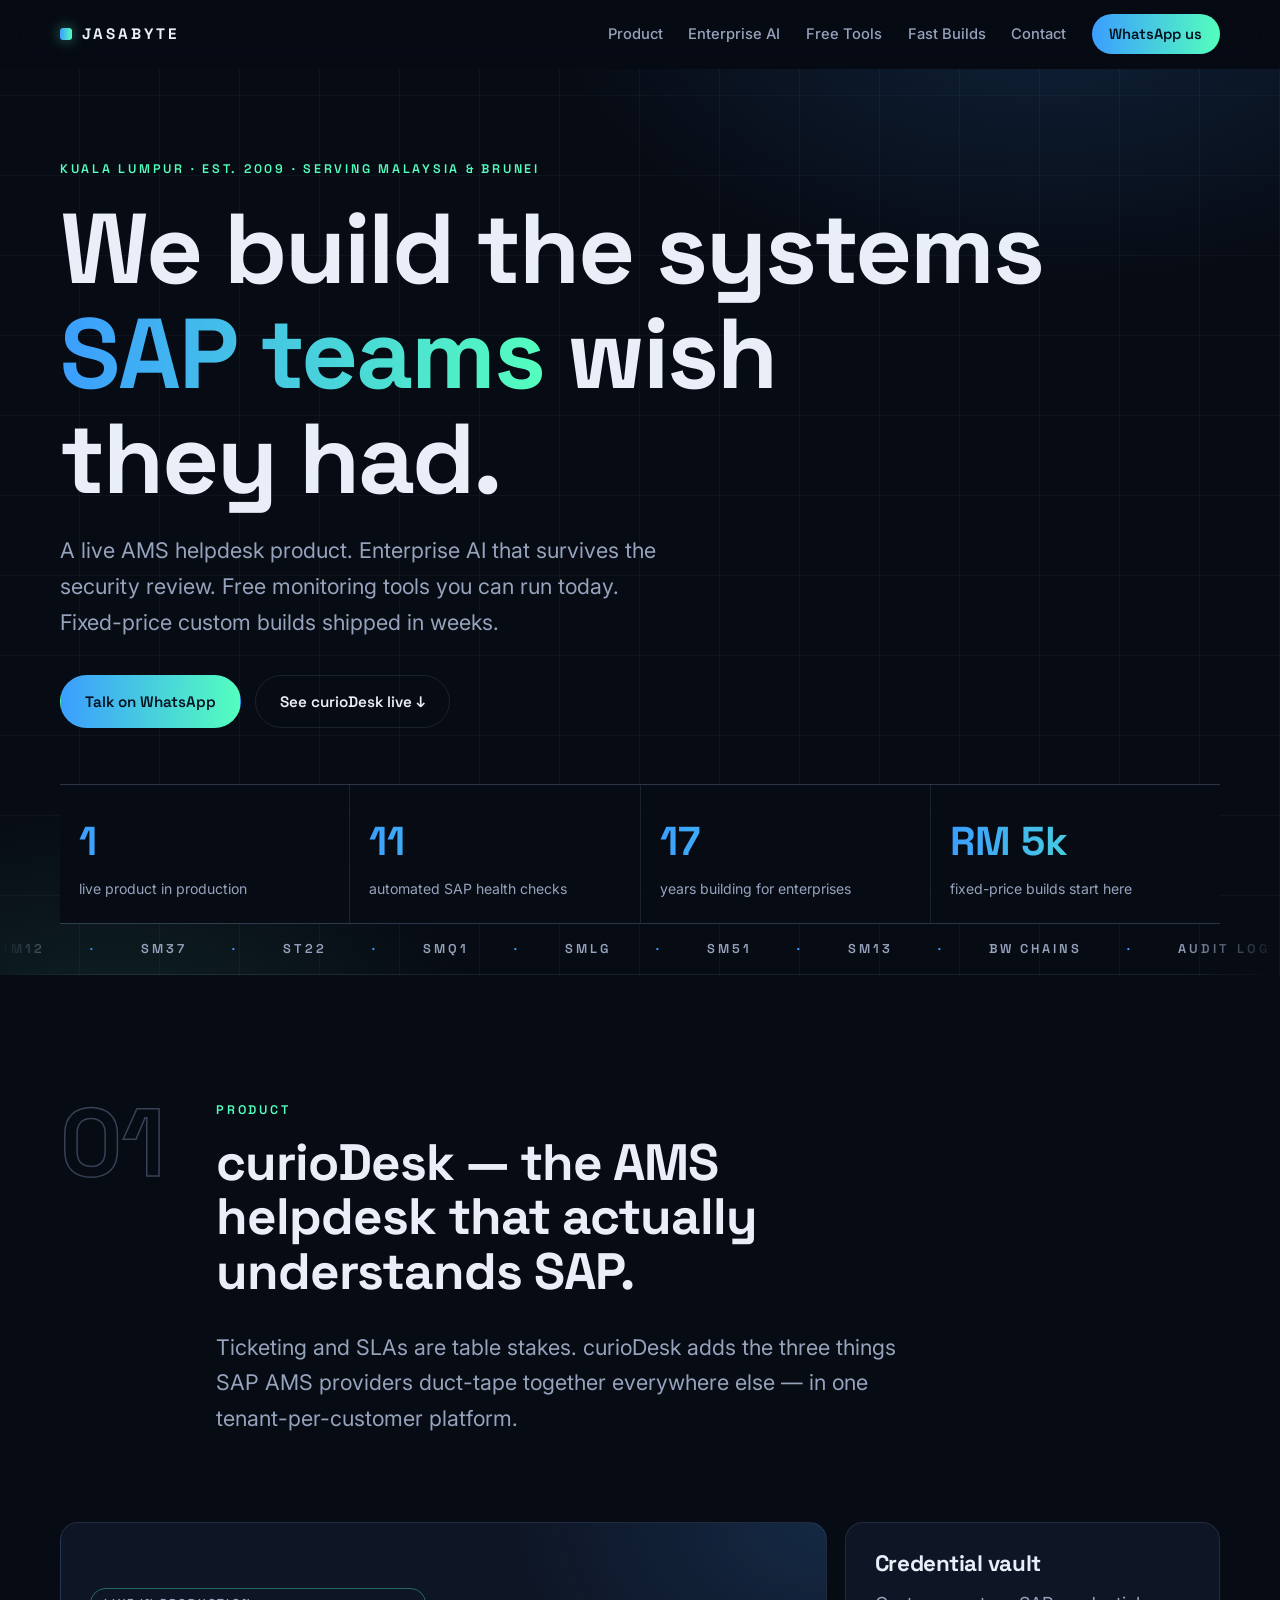
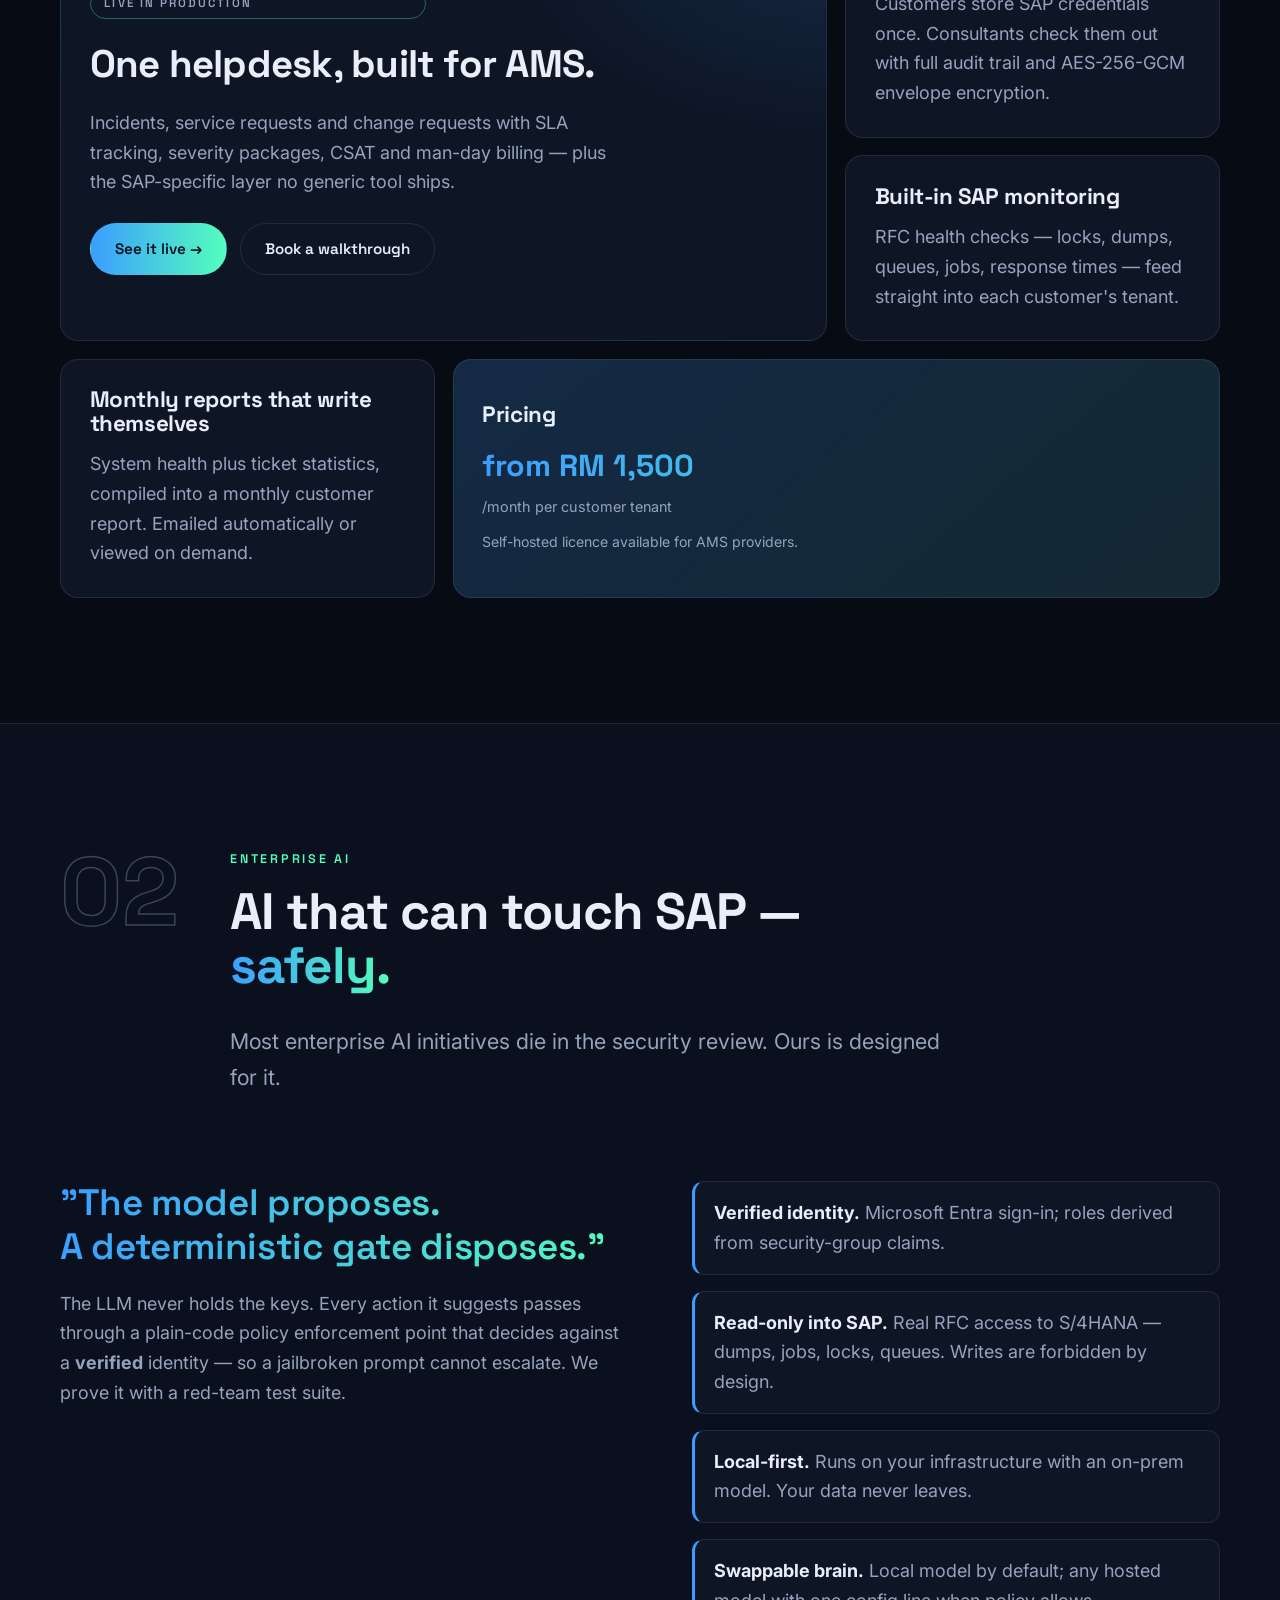
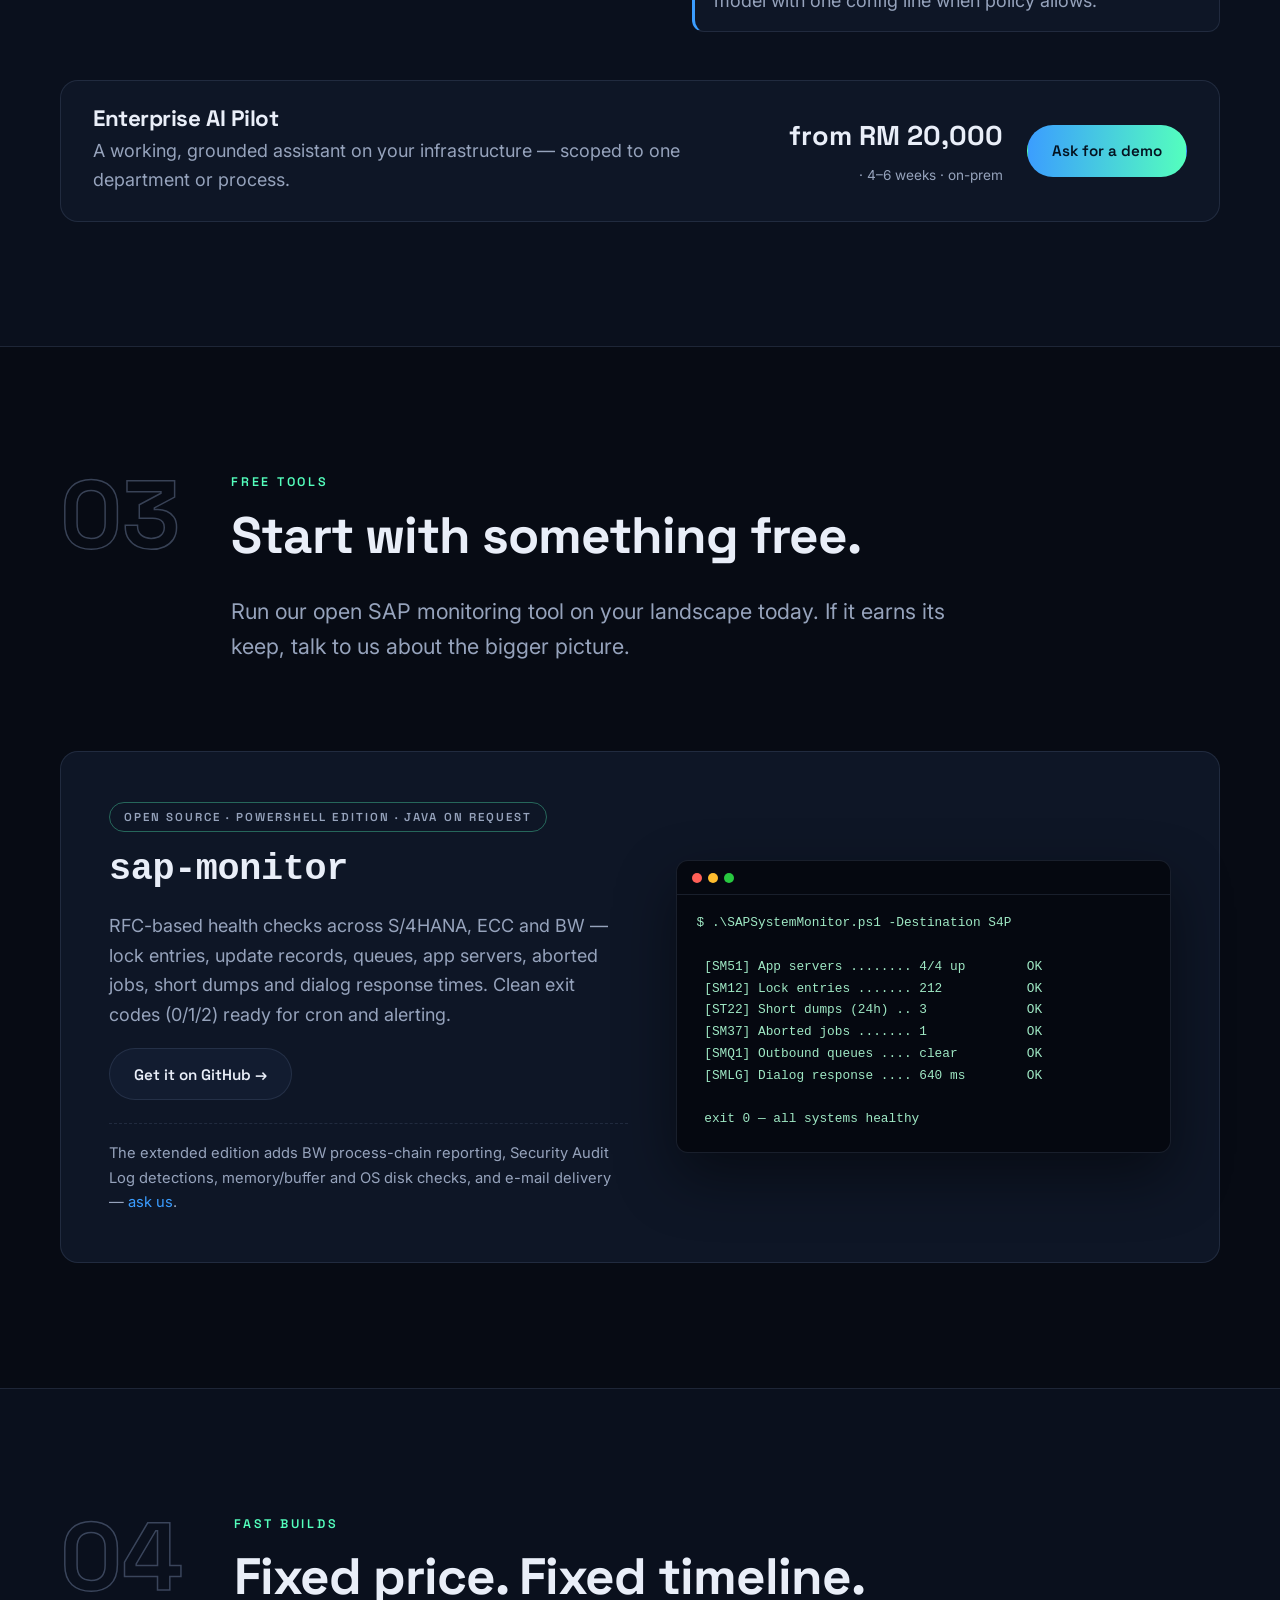
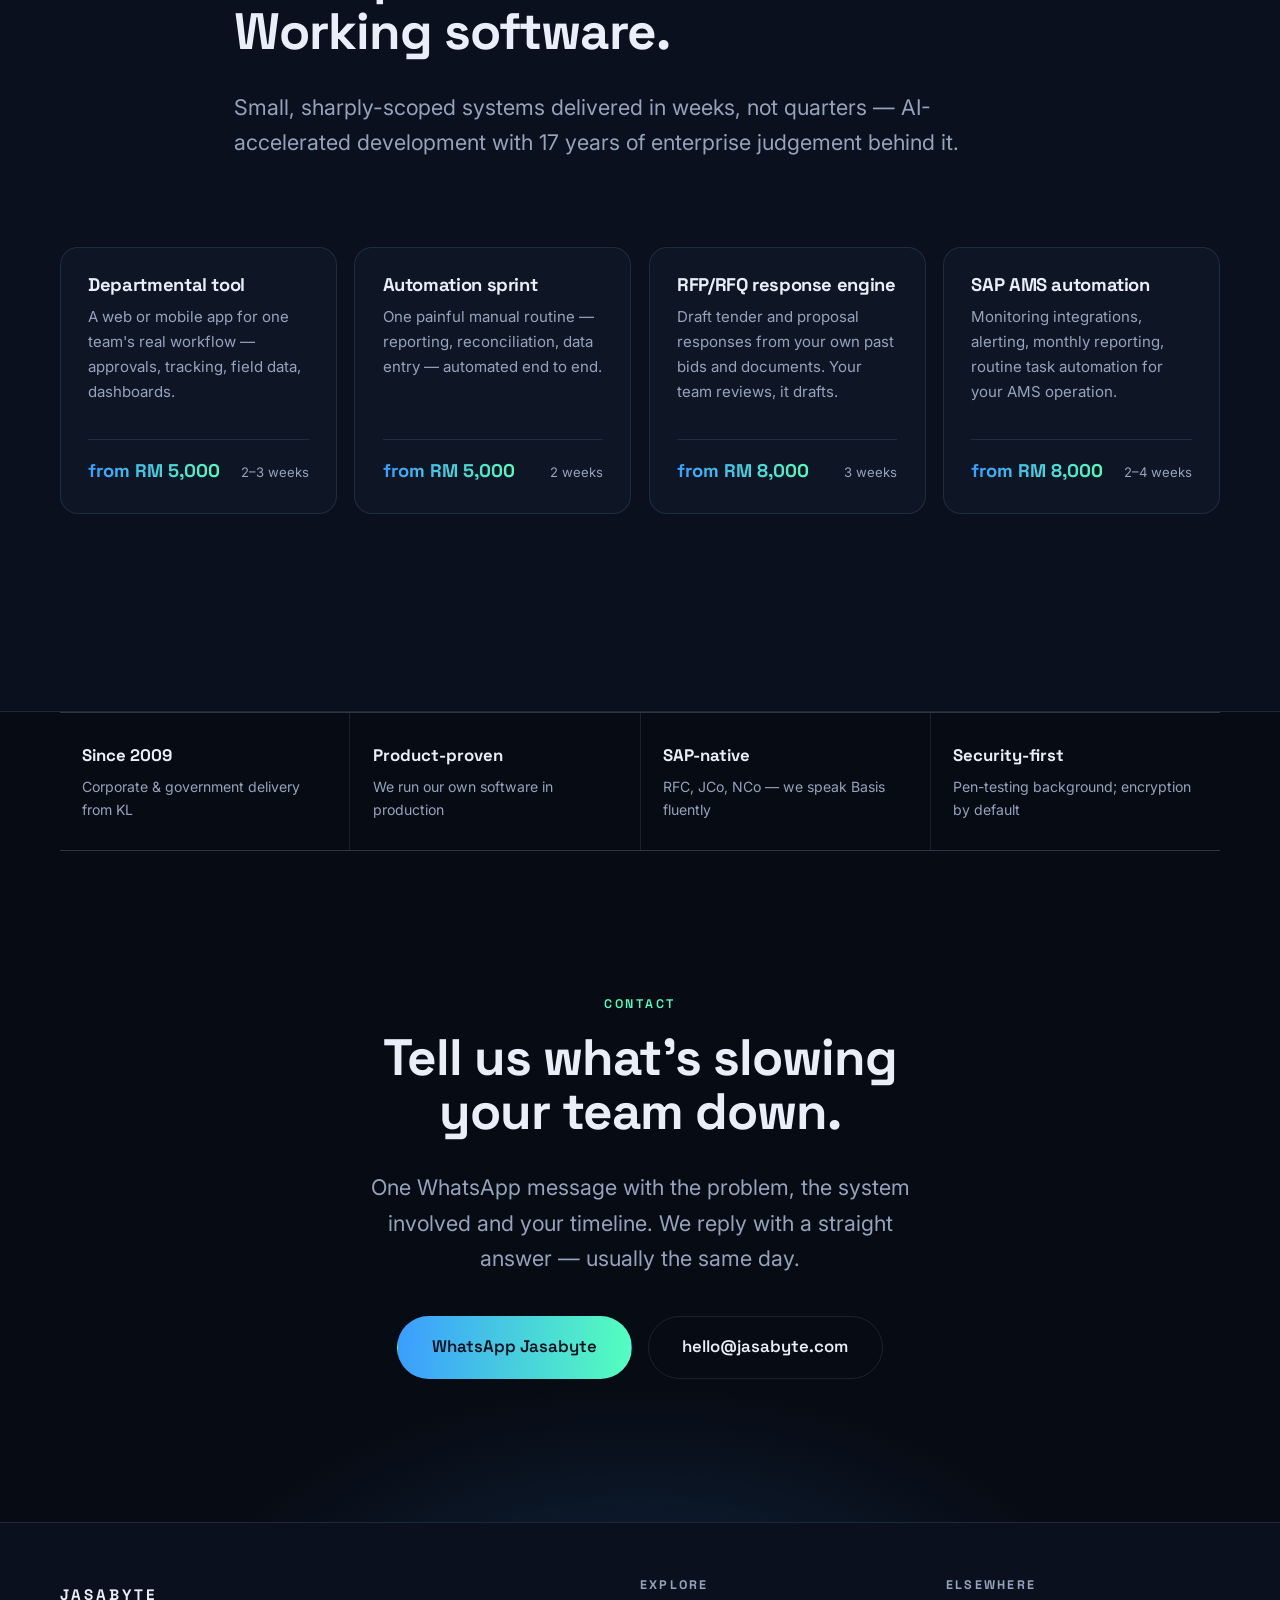
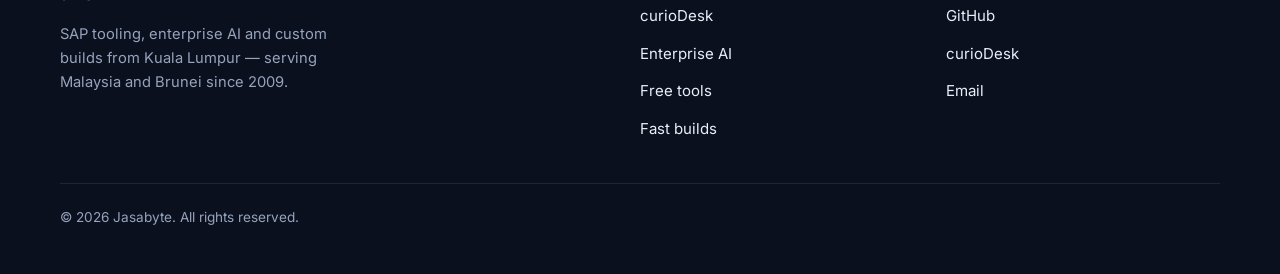
<file: index.html>
<!DOCTYPE html>
<html lang="en">
<head>
  <meta charset="UTF-8">
  <meta name="viewport" content="width=device-width, initial-scale=1.0">
  <title>Jasabyte — SAP tooling, enterprise AI and fast custom builds</title>
  <meta name="description" content="Jasabyte builds the systems SAP teams wish they had: curioDesk AMS helpdesk, safe enterprise AI, free SAP monitoring tools and fixed-price custom builds. Kuala Lumpur, since 2009.">
  <meta name="keywords" content="Jasabyte, curioDesk, SAP AMS, SAP monitoring, enterprise AI, custom software, Kuala Lumpur, Malaysia, Brunei">
  <meta name="theme-color" content="#070b14">
  <link rel="icon" href="data:image/svg+xml,%3Csvg xmlns='http://www.w3.org/2000/svg' viewBox='0 0 64 64'%3E%3Crect width='64' height='64' rx='14' fill='%23070b14'/%3E%3Cg fill='%233b9dff'%3E%3Ccircle cx='14' cy='16' r='3'/%3E%3Ccircle cx='22' cy='16' r='3'/%3E%3Ccircle cx='30' cy='16' r='3'/%3E%3Ccircle cx='14' cy='24' r='3'/%3E%3Ccircle cx='22' cy='24' r='3'/%3E%3Ccircle cx='30' cy='24' r='3'/%3E%3Ccircle cx='14' cy='32' r='3'/%3E%3Ccircle cx='22' cy='32' r='3'/%3E%3Ccircle cx='30' cy='32' r='3'/%3E%3C/g%3E%3Cg fill='%2354ffbd'%3E%3Ccircle cx='38' cy='16' r='3'/%3E%3Ccircle cx='46' cy='16' r='3'/%3E%3Ccircle cx='54' cy='16' r='3'/%3E%3Ccircle cx='38' cy='24' r='3'/%3E%3Ccircle cx='46' cy='24' r='3'/%3E%3Ccircle cx='54' cy='24' r='3'/%3E%3C/g%3E%3C/svg%3E">
  <link rel="preconnect" href="https://fonts.googleapis.com">
  <link rel="preconnect" href="https://fonts.gstatic.com" crossorigin>
  <link href="https://fonts.googleapis.com/css2?family=Space+Grotesk:wght@500;600;700&family=Inter:wght@400;500;600&display=swap" rel="stylesheet">
  <link rel="stylesheet" href="./styles.css">
</head>
<body>
  <a class="skip-link" href="#main">Skip to content</a>

  <header class="site-header" data-header>
    <nav class="nav container" aria-label="Main navigation">
      <a class="brand" href="#top" aria-label="Jasabyte home">
        <span class="brand-mark" aria-hidden="true"></span>
        <span class="brand-name">JASABYTE</span>
      </a>

      <button class="menu-toggle" type="button" aria-expanded="false" aria-controls="primary-menu" data-menu-toggle>
        <span></span><span></span>
        <span class="sr-only">Toggle navigation</span>
      </button>

      <div class="nav-menu" id="primary-menu" data-menu>
        <a href="#product">Product</a>
        <a href="#ai">Enterprise AI</a>
        <a href="#tools">Free Tools</a>
        <a href="#builds">Fast Builds</a>
        <a href="#contact">Contact</a>
        <a class="nav-cta" href="https://wa.me/60133609999?text=Hi%20Jasabyte%2C%20I%27d%20like%20to%20talk%20about%20a%20project."
           data-whatsapp rel="noreferrer">WhatsApp us</a>
      </div>
    </nav>
  </header>

  <main id="main">

    <!-- ============ HERO ============ -->
    <section class="hero" id="top" aria-labelledby="hero-heading">
      <div class="hero-bg" aria-hidden="true"></div>
      <div class="container hero-inner">
        <p class="eyebrow reveal">Kuala Lumpur · Est. 2009 · Serving Malaysia &amp; Brunei</p>
        <h1 id="hero-heading" class="reveal">
          We build the systems<br>
          <em>SAP teams</em> wish<br>
          they had.
        </h1>
        <p class="hero-lede reveal">
          A live AMS helpdesk product. Enterprise AI that survives the security review.
          Free monitoring tools you can run today. Fixed-price custom builds shipped in weeks.
        </p>
        <div class="hero-actions reveal">
          <a class="button button-primary" href="https://wa.me/60133609999?text=Hi%20Jasabyte%2C%20I%27d%20like%20to%20talk%20about%20a%20project."
             data-whatsapp rel="noreferrer">Talk on WhatsApp</a>
          <a class="button button-ghost" href="#product">See curioDesk live ↓</a>
        </div>

        <dl class="hero-stats reveal">
          <div><dt>1</dt><dd>live product in production</dd></div>
          <div><dt>11</dt><dd>automated SAP health checks</dd></div>
          <div><dt>17</dt><dd>years building for enterprises</dd></div>
          <div><dt>RM 5k</dt><dd>fixed-price builds start here</dd></div>
        </dl>
      </div>

      <div class="ticker" aria-hidden="true">
        <div class="ticker-track" data-ticker>
          <span>SM12</span><span>SM37</span><span>ST22</span><span>SMQ1</span><span>SMLG</span>
          <span>SM51</span><span>SM13</span><span>BW CHAINS</span><span>AUDIT LOG</span>
          <span>S/4HANA</span><span>ECC</span><span>BW/4HANA</span><span>RFC</span><span>ENTRA ID</span>
          <span>ON-PREM LLM</span><span>AES-256-GCM</span>
        </div>
      </div>
    </section>

    <!-- ============ 01 · PRODUCT ============ -->
    <section class="section" id="product" aria-labelledby="product-heading">
      <div class="container">
        <header class="section-head reveal">
          <span class="section-num" aria-hidden="true">01</span>
          <div>
            <p class="eyebrow">Product</p>
            <h2 id="product-heading">curioDesk — the AMS helpdesk that actually understands SAP.</h2>
            <p class="section-lede">
              Ticketing and SLAs are table stakes. curioDesk adds the three things SAP AMS providers
              duct-tape together everywhere else — in one tenant-per-customer platform.
            </p>
          </div>
        </header>

        <div class="bento reveal">
          <article class="bento-card bento-hero">
            <p class="card-tag">Live in production</p>
            <h3>One helpdesk, built for AMS.</h3>
            <p>
              Incidents, service requests and change requests with SLA tracking, severity packages,
              CSAT and man-day billing — plus the SAP-specific layer no generic tool ships.
            </p>
            <div class="card-actions">
              <a class="button button-primary" href="https://curiodesk.alak.cloud" rel="noreferrer">See it live →</a>
              <a class="button button-ghost" href="https://wa.me/60133609999?text=Hi%2C%20I%27d%20like%20a%20curioDesk%20walkthrough."
                 data-whatsapp rel="noreferrer">Book a walkthrough</a>
            </div>
          </article>

          <article class="bento-card">
            <h3>Credential vault</h3>
            <p>Customers store SAP credentials once. Consultants check them out with full audit trail and AES-256-GCM envelope encryption.</p>
          </article>

          <article class="bento-card">
            <h3>Built-in SAP monitoring</h3>
            <p>RFC health checks — locks, dumps, queues, jobs, response times — feed straight into each customer's tenant.</p>
          </article>

          <article class="bento-card">
            <h3>Monthly reports that write themselves</h3>
            <p>System health plus ticket statistics, compiled into a monthly customer report. Emailed automatically or viewed on demand.</p>
          </article>

          <article class="bento-card bento-price">
            <h3>Pricing</h3>
            <p class="price"><strong>from RM 1,500</strong><span>/month per customer tenant</span></p>
            <p class="price-alt">Self-hosted licence available for AMS providers.</p>
          </article>
        </div>
      </div>
    </section>

    <!-- ============ 02 · ENTERPRISE AI ============ -->
    <section class="section section-alt" id="ai" aria-labelledby="ai-heading">
      <div class="container">
        <header class="section-head reveal">
          <span class="section-num" aria-hidden="true">02</span>
          <div>
            <p class="eyebrow">Enterprise AI</p>
            <h2 id="ai-heading">AI that can touch SAP — <em>safely.</em></h2>
            <p class="section-lede">
              Most enterprise AI initiatives die in the security review. Ours is designed for it.
            </p>
          </div>
        </header>

        <div class="ai-grid reveal">
          <div class="ai-principle">
            <p class="ai-motto">"The model proposes.<br>A deterministic gate disposes."</p>
            <p>
              The LLM never holds the keys. Every action it suggests passes through a plain-code
              policy enforcement point that decides against a <strong>verified</strong> identity —
              so a jailbroken prompt cannot escalate. We prove it with a red-team test suite.
            </p>
          </div>
          <ul class="ai-points">
            <li><strong>Verified identity.</strong> Microsoft Entra sign-in; roles derived from security-group claims.</li>
            <li><strong>Read-only into SAP.</strong> Real RFC access to S/4HANA — dumps, jobs, locks, queues. Writes are forbidden by design.</li>
            <li><strong>Local-first.</strong> Runs on your infrastructure with an on-prem model. Your data never leaves.</li>
            <li><strong>Swappable brain.</strong> Local model by default; any hosted model with one config line when policy allows.</li>
          </ul>
        </div>

        <aside class="offer-strip reveal">
          <div>
            <h3>Enterprise AI Pilot</h3>
            <p>A working, grounded assistant on your infrastructure — scoped to one department or process.</p>
          </div>
          <p class="offer-price"><strong>from RM 20,000</strong><span>· 4–6 weeks · on-prem</span></p>
          <a class="button button-primary" href="https://wa.me/60133609999?text=Hi%2C%20I%27m%20interested%20in%20the%20Enterprise%20AI%20Pilot."
             data-whatsapp rel="noreferrer">Ask for a demo</a>
        </aside>
      </div>
    </section>

    <!-- ============ 03 · FREE TOOLS ============ -->
    <section class="section" id="tools" aria-labelledby="tools-heading">
      <div class="container">
        <header class="section-head reveal">
          <span class="section-num" aria-hidden="true">03</span>
          <div>
            <p class="eyebrow">Free tools</p>
            <h2 id="tools-heading">Start with something free.</h2>
            <p class="section-lede">
              Run our open SAP monitoring tool on your landscape today. If it earns its keep,
              talk to us about the bigger picture.
            </p>
          </div>
        </header>

        <div class="tool-card reveal">
          <div class="tool-info">
            <p class="card-tag">Open source · PowerShell edition · Java on request</p>
            <h3>sap-monitor</h3>
            <p>
              RFC-based health checks across S/4HANA, ECC and BW — lock entries, update records,
              queues, app servers, aborted jobs, short dumps and dialog response times. Clean exit
              codes (0/1/2) ready for cron and alerting.
            </p>
            <div class="card-actions">
              <a class="button button-secondary" href="https://github.com/adam0thman/sap-monitor" rel="noreferrer">Get it on GitHub →</a>
            </div>
            <p class="tool-upsell">
              The extended edition adds BW process-chain reporting, Security Audit Log detections,
              memory/buffer and OS disk checks, and e-mail delivery — <a href="#contact">ask us</a>.
            </p>
          </div>
          <div class="tool-term" aria-hidden="true">
            <div class="term-bar"><span></span><span></span><span></span></div>
            <pre>$ .\SAPSystemMonitor.ps1 -Destination S4P

 [SM51] App servers ........ 4/4 up        OK
 [SM12] Lock entries ....... 212           OK
 [ST22] Short dumps (24h) .. 3             OK
 [SM37] Aborted jobs ....... 1             OK
 [SMQ1] Outbound queues .... clear         OK
 [SMLG] Dialog response .... 640 ms        OK

 exit 0 — all systems healthy</pre>
          </div>
        </div>
      </div>
    </section>

    <!-- ============ 04 · FAST BUILDS ============ -->
    <section class="section section-alt" id="builds" aria-labelledby="builds-heading">
      <div class="container">
        <header class="section-head reveal">
          <span class="section-num" aria-hidden="true">04</span>
          <div>
            <p class="eyebrow">Fast builds</p>
            <h2 id="builds-heading">Fixed price. Fixed timeline. Working software.</h2>
            <p class="section-lede">
              Small, sharply-scoped systems delivered in weeks, not quarters — AI-accelerated
              development with 17 years of enterprise judgement behind it.
            </p>
          </div>
        </header>

        <div class="build-grid reveal">
          <article class="build-card">
            <h3>Departmental tool</h3>
            <p>A web or mobile app for one team's real workflow — approvals, tracking, field data, dashboards.</p>
            <p class="build-price"><strong>from RM 5,000</strong><span>2–3 weeks</span></p>
          </article>
          <article class="build-card">
            <h3>Automation sprint</h3>
            <p>One painful manual routine — reporting, reconciliation, data entry — automated end to end.</p>
            <p class="build-price"><strong>from RM 5,000</strong><span>2 weeks</span></p>
          </article>
          <article class="build-card">
            <h3>RFP/RFQ response engine</h3>
            <p>Draft tender and proposal responses from your own past bids and documents. Your team reviews, it drafts.</p>
            <p class="build-price"><strong>from RM 8,000</strong><span>3 weeks</span></p>
          </article>
          <article class="build-card">
            <h3>SAP AMS automation</h3>
            <p>Monitoring integrations, alerting, monthly reporting, routine task automation for your AMS operation.</p>
            <p class="build-price"><strong>from RM 8,000</strong><span>2–4 weeks</span></p>
          </article>
        </div>

        <p class="builds-note reveal">
          Every build ships with source code, documentation and a handover session. No lock-in.
        </p>
      </div>
    </section>

    <!-- ============ WHY ============ -->
    <section class="section" id="why" aria-labelledby="why-heading">
      <div class="container why-strip reveal">
        <h2 id="why-heading" class="sr-only">Why Jasabyte</h2>
        <div><strong>Since 2009</strong><span>Corporate &amp; government delivery from KL</span></div>
        <div><strong>Product-proven</strong><span>We run our own software in production</span></div>
        <div><strong>SAP-native</strong><span>RFC, JCo, NCo — we speak Basis fluently</span></div>
        <div><strong>Security-first</strong><span>Pen-testing background; encryption by default</span></div>
      </div>
    </section>

    <!-- ============ CONTACT ============ -->
    <section class="section section-contact" id="contact" aria-labelledby="contact-heading">
      <div class="container contact-inner reveal">
        <p class="eyebrow">Contact</p>
        <h2 id="contact-heading">Tell us what's slowing<br>your team down.</h2>
        <p class="contact-lede">
          One WhatsApp message with the problem, the system involved and your timeline.
          We reply with a straight answer — usually the same day.
        </p>
        <div class="contact-actions">
          <a class="button button-primary button-lg" href="https://wa.me/60133609999?text=Hi%20Jasabyte%2C%20here%27s%20what%27s%20slowing%20us%20down%3A%20"
             data-whatsapp rel="noreferrer">WhatsApp Jasabyte</a>
          <a class="button button-ghost button-lg" href="mailto:hello@jasabyte.com?subject=Project%20enquiry">hello@jasabyte.com</a>
        </div>
      </div>
    </section>
  </main>

  <footer class="site-footer">
    <div class="container footer-grid">
      <div class="footer-brand">
        <span class="brand-name">JASABYTE</span>
        <p>SAP tooling, enterprise AI and custom builds from Kuala Lumpur — serving Malaysia and Brunei since 2009.</p>
      </div>
      <div>
        <h3>Explore</h3>
        <ul>
          <li><a href="#product">curioDesk</a></li>
          <li><a href="#ai">Enterprise AI</a></li>
          <li><a href="#tools">Free tools</a></li>
          <li><a href="#builds">Fast builds</a></li>
        </ul>
      </div>
      <div>
        <h3>Elsewhere</h3>
        <ul>
          <li><a href="https://github.com/adam0thman" rel="noreferrer">GitHub</a></li>
          <li><a href="https://curiodesk.alak.cloud" rel="noreferrer">curioDesk</a></li>
          <li><a href="mailto:hello@jasabyte.com">Email</a></li>
        </ul>
      </div>
    </div>
    <div class="container footer-bottom">
      <p>&copy; <span data-year></span> Jasabyte. All rights reserved.</p>
    </div>
  </footer>

  <script src="./script.js"></script>
</body>
</html>
</file>
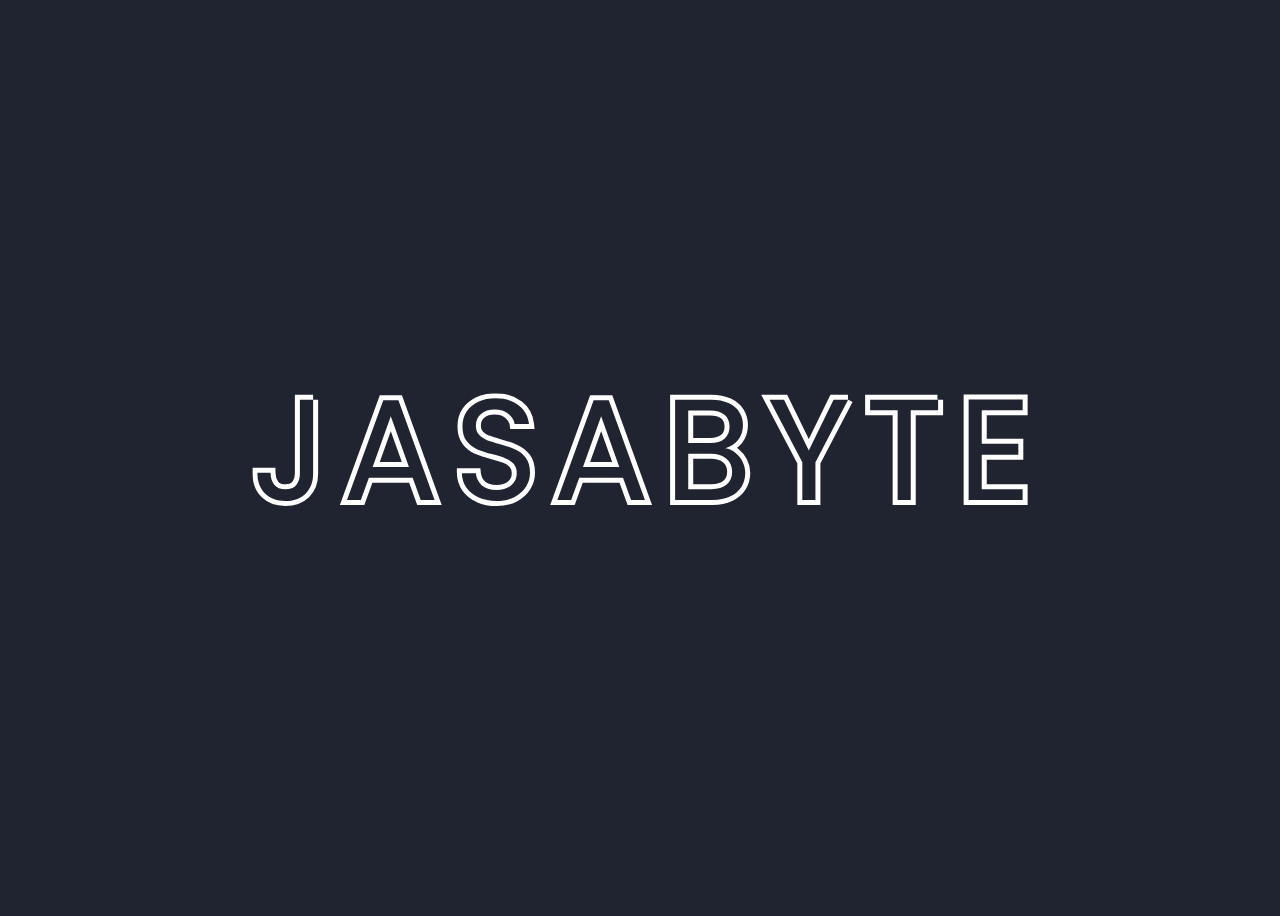
<file: index3.html>
<!DOCTYPE html>
<html>

<head>
    <!-- Standard Meta -->
    <meta charset="utf-8" />
    <meta http-equiv="X-UA-Compatible" content="IE=edge,chrome=1" />
    <meta name="viewport" content="width=device-width, initial-scale=1.0, maximum-scale=1.0">

    <!-- Site Properties -->
    <title>Jasabyte | Future, Enhanced</title>

    <style type="text/css">
        @font-face {
            font-family: myFirstFont;
            src: url(sansation_light.woff);
        }

        * {
            font-family: myFirstFont;
            padding: 0;
            margin: 9;
            box-sizing: border-box;
        }

        body {
            width: 100%;
            height: 100vh;
            background-color: rgb(32, 35, 48);
        }

        #logo {
            position: absolute;
            top: 50%;
            left: 50%;
            transform: translate(-50%, -50%);
            animation: fill 0.5s ease forwards 2.2s;
        }

        h1 {
            position: absolute;
            top: 65%;
            left: 50%;
            transform: translate(-50%, -50%);
            display: none;
        }

        #letter1 {
            stroke-dasharray: 392;
            stroke-dashoffset: 392;
            animation: line-anim 3s ease forwards;
        }

        #letter2 {
            stroke-dasharray: 490;
            stroke-dashoffset: 490;
            animation: line-anim 3s ease forwards 0.3s;
        }

        #letter3 {
            /* S */
            stroke-dasharray: 494;
            stroke-dashoffset: 494;
            animation: line-anim 2s ease forwards 0.6s;
        }

        #letter4 {
            stroke-dasharray: 490;
            stroke-dashoffset: 490;
            animation: line-anim 1.2s ease forwards 0.9s;
        }

        #letter5 {
            /* B */
            stroke-dasharray: 610;
            stroke-dashoffset: 610;
            animation: line-anim 2s ease forwards 1.2s;
        }

        #letter6 {
            stroke-dasharray: 372;
            stroke-dashoffset: 372;
            animation: line-anim 2s ease forwards 1.5s;
        }

        #letter7 {
            stroke-dasharray: 336;
            stroke-dashoffset: 336;
            animation: line-anim 2s ease forwards 1.8s;
        }

        #letter8 {
            stroke-dasharray: 463;
            stroke-dashoffset: 463;
            animation: line-anim 2s ease forwards 2.1s;
        }

        @keyframes line-anim {
            to {
                stroke-dashoffset: 0px;
            }
        }

        @keyframes fill {
            from {
                fill: transparent;
            }

            to {
                fill: white;
            }
        }
    </style>

</head>

<body>
    <svg id="logo" width="777" height="114" viewBox="0 0 777 114" fill="none" xmlns="http://www.w3.org/2000/svg">
        <mask id="path-1-outside-1" maskUnits="userSpaceOnUse" x="0.903992" y="0.335999" width="776" height="113"
            fill="black">
            <rect fill="white" x="0.903992" y="0.335999" width="776" height="113" />
            <path
                d="M61.632 6.632V80.792C61.632 89.048 59.088 95.672 54 100.664C48.912 105.56 42.192 108.008 33.84 108.008C25.392 108.008 18.624 105.512 13.536 100.52C8.44799 95.432 5.90399 88.52 5.90399 79.784H19.008C19.104 84.68 20.352 88.664 22.752 91.736C25.248 94.808 28.944 96.344 33.84 96.344C38.736 96.344 42.384 94.904 44.784 92.024C47.184 89.048 48.384 85.304 48.384 80.792V6.632H61.632Z" />
            <path
                d="M161.175 84.68H117.399L109.335 107H95.5114L131.799 7.208H146.919L183.063 107H169.239L161.175 84.68ZM157.431 74.024L139.287 23.336L121.143 74.024H157.431Z" />
            <path
                d="M245.103 108.008C238.479 108.008 232.527 106.856 227.247 104.552C222.063 102.152 217.983 98.888 215.007 94.76C212.031 90.536 210.495 85.688 210.399 80.216H224.367C224.847 84.92 226.767 88.904 230.127 92.168C233.583 95.336 238.575 96.92 245.103 96.92C251.343 96.92 256.239 95.384 259.791 92.312C263.439 89.144 265.263 85.112 265.263 80.216C265.263 76.376 264.207 73.256 262.095 70.856C259.983 68.456 257.343 66.632 254.175 65.384C251.007 64.136 246.735 62.792 241.359 61.352C234.735 59.624 229.407 57.896 225.375 56.168C221.439 54.44 218.031 51.752 215.151 48.104C212.367 44.36 210.975 39.368 210.975 33.128C210.975 27.656 212.367 22.808 215.151 18.584C217.935 14.36 221.823 11.096 226.815 8.792C231.903 6.488 237.711 5.336 244.239 5.336C253.647 5.336 261.327 7.688 267.279 12.392C273.327 17.096 276.735 23.336 277.503 31.112H263.103C262.623 27.272 260.607 23.912 257.055 21.032C253.503 18.056 248.799 16.568 242.943 16.568C237.471 16.568 233.007 18.008 229.551 20.888C226.095 23.672 224.367 27.608 224.367 32.696C224.367 36.344 225.375 39.32 227.391 41.624C229.503 43.928 232.047 45.704 235.023 46.952C238.095 48.104 242.367 49.448 247.839 50.984C254.463 52.808 259.791 54.632 263.823 56.456C267.855 58.184 271.311 60.92 274.191 64.664C277.071 68.312 278.511 73.304 278.511 79.64C278.511 84.536 277.215 89.144 274.623 93.464C272.031 97.784 268.191 101.288 263.103 103.976C258.015 106.664 252.015 108.008 245.103 108.008Z" />
            <path
                d="M371.522 84.68H327.746L319.682 107H305.858L342.146 7.208H357.266L393.41 107H379.586L371.522 84.68ZM367.778 74.024L349.634 23.336L331.49 74.024H367.778Z" />
            <path
                d="M473.882 55.304C477.529 55.88 480.842 57.368 483.818 59.768C486.89 62.168 489.29 65.144 491.018 68.696C492.842 72.248 493.754 76.04 493.754 80.072C493.754 85.16 492.458 89.768 489.866 93.896C487.274 97.928 483.482 101.144 478.49 103.544C473.593 105.848 467.786 107 461.066 107H423.626V6.632H459.626C466.442 6.632 472.25 7.784 477.049 10.088C481.85 12.296 485.45 15.32 487.85 19.16C490.25 23 491.45 27.32 491.45 32.12C491.45 38.072 489.818 43.016 486.553 46.952C483.386 50.792 479.162 53.576 473.882 55.304ZM436.73 49.976H458.762C464.906 49.976 469.658 48.536 473.018 45.656C476.378 42.776 478.057 38.792 478.057 33.704C478.057 28.616 476.378 24.632 473.018 21.752C469.658 18.872 464.81 17.432 458.474 17.432H436.73V49.976ZM459.914 96.2C466.442 96.2 471.53 94.664 475.178 91.592C478.826 88.52 480.65 84.248 480.65 78.776C480.65 73.208 478.729 68.84 474.889 65.672C471.049 62.408 465.914 60.776 459.482 60.776H436.73V96.2H459.914Z" />
            <path
                d="M596.61 6.632L563.922 69.128V107H550.818V69.128L517.986 6.632H532.53L557.298 57.464L582.066 6.632H596.61Z" />
            <path d="M686.608 6.632V17.288H659.248V107H646.144V17.288H618.64V6.632H686.608Z" />
            <path
                d="M730.242 17.288V50.84H766.818V61.64H730.242V96.2H771.138V107H717.138V6.488H771.138V17.288H730.242Z" />
        </mask>
        <path id="letter1"
            d="M61.632 6.632V80.792C61.632 89.048 59.088 95.672 54 100.664C48.912 105.56 42.192 108.008 33.84 108.008C25.392 108.008 18.624 105.512 13.536 100.52C8.44799 95.432 5.90399 88.52 5.90399 79.784H19.008C19.104 84.68 20.352 88.664 22.752 91.736C25.248 94.808 28.944 96.344 33.84 96.344C38.736 96.344 42.384 94.904 44.784 92.024C47.184 89.048 48.384 85.304 48.384 80.792V6.632H61.632Z"
            stroke="#FFFEFE" stroke-width="10" mask="url(#path-1-outside-1)" />
        <path id="letter2"
            d="M161.175 84.68H117.399L109.335 107H95.5114L131.799 7.208H146.919L183.063 107H169.239L161.175 84.68ZM157.431 74.024L139.287 23.336L121.143 74.024H157.431Z"
            stroke="#FFFEFE" stroke-width="10" mask="url(#path-1-outside-1)" />
        <path id="letter3"
            d="M245.103 108.008C238.479 108.008 232.527 106.856 227.247 104.552C222.063 102.152 217.983 98.888 215.007 94.76C212.031 90.536 210.495 85.688 210.399 80.216H224.367C224.847 84.92 226.767 88.904 230.127 92.168C233.583 95.336 238.575 96.92 245.103 96.92C251.343 96.92 256.239 95.384 259.791 92.312C263.439 89.144 265.263 85.112 265.263 80.216C265.263 76.376 264.207 73.256 262.095 70.856C259.983 68.456 257.343 66.632 254.175 65.384C251.007 64.136 246.735 62.792 241.359 61.352C234.735 59.624 229.407 57.896 225.375 56.168C221.439 54.44 218.031 51.752 215.151 48.104C212.367 44.36 210.975 39.368 210.975 33.128C210.975 27.656 212.367 22.808 215.151 18.584C217.935 14.36 221.823 11.096 226.815 8.792C231.903 6.488 237.711 5.336 244.239 5.336C253.647 5.336 261.327 7.688 267.279 12.392C273.327 17.096 276.735 23.336 277.503 31.112H263.103C262.623 27.272 260.607 23.912 257.055 21.032C253.503 18.056 248.799 16.568 242.943 16.568C237.471 16.568 233.007 18.008 229.551 20.888C226.095 23.672 224.367 27.608 224.367 32.696C224.367 36.344 225.375 39.32 227.391 41.624C229.503 43.928 232.047 45.704 235.023 46.952C238.095 48.104 242.367 49.448 247.839 50.984C254.463 52.808 259.791 54.632 263.823 56.456C267.855 58.184 271.311 60.92 274.191 64.664C277.071 68.312 278.511 73.304 278.511 79.64C278.511 84.536 277.215 89.144 274.623 93.464C272.031 97.784 268.191 101.288 263.103 103.976C258.015 106.664 252.015 108.008 245.103 108.008Z"
            stroke="#FFFEFE" stroke-width="10" mask="url(#path-1-outside-1)" />
        <path id="letter4"
            d="M371.522 84.68H327.746L319.682 107H305.858L342.146 7.208H357.266L393.41 107H379.586L371.522 84.68ZM367.778 74.024L349.634 23.336L331.49 74.024H367.778Z"
            stroke="#FFFEFE" stroke-width="10" mask="url(#path-1-outside-1)" />
        <path id="letter5"
            d="M473.882 55.304C477.529 55.88 480.842 57.368 483.818 59.768C486.89 62.168 489.29 65.144 491.018 68.696C492.842 72.248 493.754 76.04 493.754 80.072C493.754 85.16 492.458 89.768 489.866 93.896C487.274 97.928 483.482 101.144 478.49 103.544C473.593 105.848 467.786 107 461.066 107H423.626V6.632H459.626C466.442 6.632 472.25 7.784 477.049 10.088C481.85 12.296 485.45 15.32 487.85 19.16C490.25 23 491.45 27.32 491.45 32.12C491.45 38.072 489.818 43.016 486.553 46.952C483.386 50.792 479.162 53.576 473.882 55.304ZM436.73 49.976H458.762C464.906 49.976 469.658 48.536 473.018 45.656C476.378 42.776 478.057 38.792 478.057 33.704C478.057 28.616 476.378 24.632 473.018 21.752C469.658 18.872 464.81 17.432 458.474 17.432H436.73V49.976ZM459.914 96.2C466.442 96.2 471.53 94.664 475.178 91.592C478.826 88.52 480.65 84.248 480.65 78.776C480.65 73.208 478.729 68.84 474.889 65.672C471.049 62.408 465.914 60.776 459.482 60.776H436.73V96.2H459.914Z"
            stroke="#FFFEFE" stroke-width="10" mask="url(#path-1-outside-1)" />
        <path id="letter6"
            d="M596.61 6.632L563.922 69.128V107H550.818V69.128L517.986 6.632H532.53L557.298 57.464L582.066 6.632H596.61Z"
            stroke="#FFFEFE" stroke-width="10" mask="url(#path-1-outside-1)" />
        <path id="letter7" d="M686.608 6.632V17.288H659.248V107H646.144V17.288H618.64V6.632H686.608Z" stroke="#FFFEFE"
            stroke-width="10" mask="url(#path-1-outside-1)" />
        <path id="letter8"
            d="M730.242 17.288V50.84H766.818V61.64H730.242V96.2H771.138V107H717.138V6.488H771.138V17.288H730.242Z"
            stroke="#FFFEFE" stroke-width="10" mask="url(#path-1-outside-1)" />
    </svg>

</body>

</html>
</file>
<file: styles.css>
/* ==========================================================================
   Jasabyte — dark editorial / tech direction
   Space Grotesk (display) · Inter (body) · electric blue + acid mint accents
   ========================================================================== */

:root {
  color-scheme: dark;
  --color-bg: #070b14;
  --color-bg-alt: #0a101d;
  --color-surface: #0e1626;
  --color-surface-2: #121c30;
  --color-line: rgba(148, 170, 210, 0.14);
  --color-text: #e9eef8;
  --color-muted: #96a3bc;
  --color-accent: #3b9dff;
  --color-accent-2: #54ffbd;
  --gradient-pop: linear-gradient(92deg, var(--color-accent), var(--color-accent-2));

  --font-display: "Space Grotesk", "Inter", system-ui, sans-serif;
  --font-body: "Inter", system-ui, sans-serif;

  --text-base: clamp(1rem, 0.95rem + 0.25vw, 1.125rem);
  --text-lede: clamp(1.1rem, 1rem + 0.5vw, 1.35rem);
  --text-h2: clamp(1.9rem, 1.3rem + 2.6vw, 3.2rem);
  --text-h3: clamp(1.15rem, 1.05rem + 0.5vw, 1.4rem);
  --text-hero: clamp(2.6rem, 1.2rem + 7vw, 6.2rem);

  --space-section: clamp(4.5rem, 3rem + 6vw, 9rem);
  --radius: 18px;
  --radius-sm: 12px;

  --duration-fast: 160ms;
  --duration-normal: 420ms;
  --ease-out-expo: cubic-bezier(0.16, 1, 0.3, 1);
}

*, *::before, *::after { box-sizing: border-box; }

html { scroll-behavior: smooth; }

body {
  margin: 0;
  background: var(--color-bg);
  color: var(--color-text);
  font-family: var(--font-body);
  font-size: var(--text-base);
  line-height: 1.65;
  -webkit-font-smoothing: antialiased;
}

img { max-width: 100%; height: auto; }

h1, h2, h3 {
  font-family: var(--font-display);
  line-height: 1.06;
  letter-spacing: -0.02em;
  margin: 0 0 0.6em;
}

p { margin: 0 0 1em; }
a { color: var(--color-accent); text-decoration: none; }
a:hover { text-decoration: underline; }
ul { padding-left: 1.2em; }

.container {
  width: min(1160px, 100% - 2.5rem);
  margin-inline: auto;
}

.sr-only {
  position: absolute; width: 1px; height: 1px;
  clip-path: inset(50%); overflow: hidden; white-space: nowrap;
}

.skip-link {
  position: absolute; left: 1rem; top: -3rem;
  background: var(--color-accent); color: #04101f;
  padding: 0.5rem 1rem; border-radius: 8px; z-index: 100;
  transition: top var(--duration-fast);
}
.skip-link:focus { top: 1rem; }

.eyebrow {
  font-family: var(--font-display);
  font-size: 0.78rem;
  font-weight: 600;
  letter-spacing: 0.22em;
  text-transform: uppercase;
  color: var(--color-accent-2);
  margin-bottom: 1rem;
}

/* ---------- buttons ---------- */

.button {
  display: inline-flex;
  align-items: center;
  gap: 0.5rem;
  font-family: var(--font-display);
  font-weight: 600;
  font-size: 0.95rem;
  padding: 0.8rem 1.5rem;
  border-radius: 999px;
  border: 1px solid transparent;
  cursor: pointer;
  text-decoration: none !important;
  transition: transform var(--duration-fast) var(--ease-out-expo),
              box-shadow var(--duration-fast),
              background-color var(--duration-fast),
              border-color var(--duration-fast);
}
.button:focus-visible { outline: 2px solid var(--color-accent-2); outline-offset: 3px; }

.button-primary {
  background: var(--gradient-pop);
  color: #041220;
}
.button-primary:hover {
  transform: translateY(-2px);
  box-shadow: 0 10px 30px rgba(59, 157, 255, 0.35);
}

.button-secondary {
  background: var(--color-surface-2);
  color: var(--color-text);
  border-color: var(--color-line);
}
.button-secondary:hover { transform: translateY(-2px); border-color: var(--color-accent); }

.button-ghost {
  background: transparent;
  color: var(--color-text);
  border-color: var(--color-line);
}
.button-ghost:hover { border-color: var(--color-accent-2); transform: translateY(-2px); }

.button-lg { padding: 1.05rem 2.1rem; font-size: 1.05rem; }

/* ---------- header ---------- */

.site-header {
  position: sticky;
  top: 0;
  z-index: 50;
  backdrop-filter: blur(14px);
  background: rgba(7, 11, 20, 0.72);
  border-bottom: 1px solid transparent;
  transition: border-color var(--duration-fast);
}
.site-header.scrolled { border-bottom-color: var(--color-line); }

.nav {
  display: flex;
  align-items: center;
  justify-content: space-between;
  gap: 1rem;
  min-height: 4.25rem;
}

.brand {
  display: inline-flex;
  align-items: center;
  gap: 0.6rem;
  text-decoration: none !important;
}
.brand-mark {
  width: 12px; height: 12px;
  border-radius: 3px;
  background: var(--gradient-pop);
  box-shadow: 0 0 14px rgba(84, 255, 189, 0.5);
}
.brand-name {
  font-family: var(--font-display);
  font-weight: 700;
  letter-spacing: 0.2em;
  font-size: 0.95rem;
  color: var(--color-text);
}

.nav-menu {
  display: flex;
  align-items: center;
  gap: 1.6rem;
}
.nav-menu a {
  color: var(--color-muted);
  font-size: 0.92rem;
  font-weight: 500;
  text-decoration: none !important;
  transition: color var(--duration-fast);
}
.nav-menu a:hover { color: var(--color-text); }
.nav-menu .nav-cta {
  color: #041220;
  background: var(--gradient-pop);
  padding: 0.5rem 1.1rem;
  border-radius: 999px;
  font-family: var(--font-display);
  font-weight: 600;
}
.nav-menu .nav-cta:hover { color: #041220; }

.menu-toggle {
  display: none;
  flex-direction: column;
  gap: 5px;
  background: none;
  border: 0;
  padding: 0.5rem;
  cursor: pointer;
}
.menu-toggle span:not(.sr-only) {
  width: 22px; height: 2px;
  background: var(--color-text);
  transition: transform var(--duration-fast);
}

/* ---------- hero ---------- */

.hero {
  position: relative;
  padding: clamp(4rem, 10vh, 8rem) 0 0;
  overflow: hidden;
}

.hero-bg {
  position: absolute;
  inset: 0;
  background:
    radial-gradient(52rem 30rem at 82% -8%, rgba(59, 157, 255, 0.16), transparent 60%),
    radial-gradient(40rem 26rem at 8% 108%, rgba(84, 255, 189, 0.10), transparent 60%),
    repeating-linear-gradient(0deg, transparent 0 79px, rgba(148, 170, 210, 0.05) 79px 80px),
    repeating-linear-gradient(90deg, transparent 0 79px, rgba(148, 170, 210, 0.05) 79px 80px);
  pointer-events: none;
}

.hero-inner { position: relative; }

.hero h1 {
  font-size: var(--text-hero);
  font-weight: 700;
  margin-bottom: 1.4rem;
}
.hero h1 em {
  font-style: normal;
  background: var(--gradient-pop);
  -webkit-background-clip: text;
  background-clip: text;
  color: transparent;
}

.hero-lede {
  font-size: var(--text-lede);
  color: var(--color-muted);
  max-width: 46ch;
  margin-bottom: 2.2rem;
}

.hero-actions { display: flex; flex-wrap: wrap; gap: 0.9rem; margin-bottom: 3.5rem; }

.hero-stats {
  display: grid;
  grid-template-columns: repeat(auto-fit, minmax(160px, 1fr));
  gap: 1px;
  background: var(--color-line);
  border-block: 1px solid var(--color-line);
  margin: 0;
}
.hero-stats > div {
  background: var(--color-bg);
  padding: 1.4rem 1.2rem;
}
.hero-stats dt {
  font-family: var(--font-display);
  font-size: clamp(1.7rem, 1.4rem + 1.4vw, 2.6rem);
  font-weight: 700;
  background: var(--gradient-pop);
  -webkit-background-clip: text;
  background-clip: text;
  color: transparent;
}
.hero-stats dd {
  margin: 0.2rem 0 0;
  color: var(--color-muted);
  font-size: 0.88rem;
}

/* ---------- ticker ---------- */

.ticker {
  overflow: hidden;
  border-bottom: 1px solid var(--color-line);
  padding: 0.9rem 0;
  mask-image: linear-gradient(90deg, transparent, #000 8%, #000 92%, transparent);
  -webkit-mask-image: linear-gradient(90deg, transparent, #000 8%, #000 92%, transparent);
}
.ticker-track {
  display: flex;
  gap: 2.8rem;
  width: max-content;
  animation: ticker-scroll 36s linear infinite;
}
.ticker-track span {
  font-family: var(--font-display);
  font-size: 0.8rem;
  font-weight: 600;
  letter-spacing: 0.24em;
  color: var(--color-muted);
  white-space: nowrap;
}
.ticker-track span::after {
  content: "·";
  margin-left: 2.8rem;
  color: var(--color-accent);
}
@keyframes ticker-scroll {
  to { transform: translateX(-50%); }
}

/* ---------- sections ---------- */

.section { padding: var(--space-section) 0; }
.section-alt { background: var(--color-bg-alt); border-block: 1px solid var(--color-line); }

.section-head {
  display: grid;
  grid-template-columns: auto 1fr;
  gap: 1.6rem clamp(1.5rem, 4vw, 3.5rem);
  align-items: start;
  margin-bottom: clamp(2.5rem, 5vw, 4rem);
}
.section-num {
  font-family: var(--font-display);
  font-size: clamp(3rem, 2rem + 5vw, 6rem);
  font-weight: 700;
  line-height: 0.9;
  color: transparent;
  -webkit-text-stroke: 1.5px rgba(148, 170, 210, 0.35);
}
.section-head h2 { font-size: var(--text-h2); max-width: 22ch; }
.section-head h2 em {
  font-style: normal;
  background: var(--gradient-pop);
  -webkit-background-clip: text;
  background-clip: text;
  color: transparent;
}
.section-lede { color: var(--color-muted); font-size: var(--text-lede); max-width: 56ch; }

.card-tag {
  display: inline-block;
  font-family: var(--font-display);
  font-size: 0.72rem;
  font-weight: 600;
  letter-spacing: 0.18em;
  text-transform: uppercase;
  color: var(--color-accent-2);
  border: 1px solid rgba(84, 255, 189, 0.35);
  border-radius: 999px;
  padding: 0.3rem 0.85rem;
  margin-bottom: 1.1rem;
}

/* ---------- bento (curioDesk) ---------- */

.bento {
  display: grid;
  grid-template-columns: repeat(3, 1fr);
  gap: 1.1rem;
}
.bento-card {
  background: var(--color-surface);
  border: 1px solid var(--color-line);
  border-radius: var(--radius);
  padding: 1.8rem;
  transition: transform var(--duration-fast) var(--ease-out-expo),
              border-color var(--duration-fast);
}
.bento-card:hover { transform: translateY(-4px); border-color: rgba(59, 157, 255, 0.5); }
.bento-card h3 { font-size: var(--text-h3); }
.bento-card p { color: var(--color-muted); margin-bottom: 0; }

.bento-hero {
  grid-column: span 2;
  grid-row: span 2;
  display: flex;
  flex-direction: column;
  justify-content: center;
  background:
    radial-gradient(30rem 20rem at 100% 0%, rgba(59, 157, 255, 0.14), transparent 65%),
    var(--color-surface);
}
.bento-hero h3 { font-size: clamp(1.6rem, 1.2rem + 1.6vw, 2.4rem); }
.bento-hero p { margin-bottom: 1.6rem; max-width: 48ch; }
.card-actions { display: flex; flex-wrap: wrap; gap: 0.8rem; }

.bento-price {
  grid-column: span 2;
  display: flex;
  flex-direction: column;
  justify-content: center;
  background: linear-gradient(140deg, rgba(59, 157, 255, 0.14), rgba(84, 255, 189, 0.08)), var(--color-surface);
}
.price strong {
  display: block;
  font-family: var(--font-display);
  font-size: 1.9rem;
  background: var(--gradient-pop);
  -webkit-background-clip: text;
  background-clip: text;
  color: transparent;
}
.price span { color: var(--color-muted); font-size: 0.9rem; }
.price-alt { color: var(--color-muted); font-size: 0.88rem; margin: 0.6rem 0 0 !important; }

/* ---------- AI section ---------- */

.ai-grid {
  display: grid;
  grid-template-columns: 1.1fr 1fr;
  gap: clamp(1.5rem, 4vw, 3.5rem);
  align-items: start;
  margin-bottom: 3rem;
}
.ai-motto {
  font-family: var(--font-display);
  font-size: clamp(1.5rem, 1.1rem + 1.8vw, 2.3rem);
  font-weight: 600;
  line-height: 1.2;
  letter-spacing: -0.01em;
  margin-bottom: 1.2rem;
  background: var(--gradient-pop);
  -webkit-background-clip: text;
  background-clip: text;
  color: transparent;
}
.ai-principle > p:last-child { color: var(--color-muted); max-width: 52ch; }

.ai-points {
  list-style: none;
  padding: 0;
  margin: 0;
  display: grid;
  gap: 1rem;
}
.ai-points li {
  background: var(--color-surface);
  border: 1px solid var(--color-line);
  border-left: 3px solid var(--color-accent);
  border-radius: var(--radius-sm);
  padding: 1rem 1.2rem;
  color: var(--color-muted);
}
.ai-points strong { color: var(--color-text); }

.offer-strip {
  display: grid;
  grid-template-columns: 1fr auto auto;
  gap: 1.5rem;
  align-items: center;
  background: var(--color-surface);
  border: 1px solid var(--color-line);
  border-radius: var(--radius);
  padding: 1.6rem 2rem;
}
.offer-strip h3 { margin-bottom: 0.3rem; font-size: var(--text-h3); }
.offer-strip p { margin: 0; color: var(--color-muted); }
.offer-price { text-align: right; }
.offer-price strong {
  display: block;
  font-family: var(--font-display);
  font-size: 1.7rem;
  color: var(--color-text);
}
.offer-price span { font-size: 0.85rem; color: var(--color-muted); white-space: nowrap; }

/* ---------- tools ---------- */

.tool-card {
  display: grid;
  grid-template-columns: 1.05fr 1fr;
  gap: clamp(1.5rem, 4vw, 3rem);
  align-items: center;
  background: var(--color-surface);
  border: 1px solid var(--color-line);
  border-radius: var(--radius);
  padding: clamp(1.6rem, 4vw, 3rem);
}
.tool-info h3 {
  font-size: clamp(1.6rem, 1.3rem + 1.4vw, 2.3rem);
  font-family: ui-monospace, "SF Mono", Menlo, monospace;
  letter-spacing: -0.01em;
}
.tool-info > p { color: var(--color-muted); }
.tool-upsell {
  margin-top: 1.4rem;
  font-size: 0.92rem;
  color: var(--color-muted);
  border-top: 1px dashed var(--color-line);
  padding-top: 1.1rem;
  margin-bottom: 0;
}

.tool-term {
  background: #050810;
  border: 1px solid var(--color-line);
  border-radius: var(--radius-sm);
  overflow: hidden;
  box-shadow: 0 24px 60px rgba(0, 0, 0, 0.45);
}
.term-bar {
  display: flex;
  gap: 6px;
  padding: 0.7rem 0.9rem;
  border-bottom: 1px solid var(--color-line);
}
.term-bar span {
  width: 10px; height: 10px; border-radius: 50%;
  background: rgba(148, 170, 210, 0.25);
}
.term-bar span:first-child { background: #ff5f57; }
.term-bar span:nth-child(2) { background: #febc2e; }
.term-bar span:nth-child(3) { background: #28c840; }
.tool-term pre {
  margin: 0;
  padding: 1.1rem 1.2rem 1.4rem;
  font-family: ui-monospace, "SF Mono", Menlo, monospace;
  font-size: 0.8rem;
  line-height: 1.7;
  color: #9fe8c4;
  overflow-x: auto;
}

/* ---------- fast builds ---------- */

.build-grid {
  display: grid;
  grid-template-columns: repeat(auto-fit, minmax(240px, 1fr));
  gap: 1.1rem;
}
.build-card {
  background: var(--color-surface);
  border: 1px solid var(--color-line);
  border-radius: var(--radius);
  padding: 1.7rem;
  display: flex;
  flex-direction: column;
  transition: transform var(--duration-fast) var(--ease-out-expo),
              border-color var(--duration-fast);
}
.build-card:hover { transform: translateY(-4px); border-color: rgba(84, 255, 189, 0.5); }
.build-card h3 { font-size: 1.15rem; }
.build-card > p:first-of-type { color: var(--color-muted); font-size: 0.94rem; flex: 1; }
.build-price {
  margin: 1.2rem 0 0;
  padding-top: 1rem;
  border-top: 1px solid var(--color-line);
  display: flex;
  justify-content: space-between;
  align-items: baseline;
  gap: 0.6rem;
}
.build-price strong {
  font-family: var(--font-display);
  font-size: 1.15rem;
  background: var(--gradient-pop);
  -webkit-background-clip: text;
  background-clip: text;
  color: transparent;
}
.build-price span { color: var(--color-muted); font-size: 0.82rem; }

.builds-note {
  margin-top: 2rem;
  color: var(--color-muted);
  font-size: 0.95rem;
}

/* ---------- why strip ---------- */

#why { padding-block: 0; }
.why-strip {
  display: grid;
  grid-template-columns: repeat(auto-fit, minmax(200px, 1fr));
  gap: 1px;
  background: var(--color-line);
  border-block: 1px solid var(--color-line);
}
.why-strip > div {
  background: var(--color-bg);
  padding: 1.8rem 1.4rem;
  display: flex;
  flex-direction: column;
  gap: 0.3rem;
}
.why-strip strong { font-family: var(--font-display); font-size: 1.05rem; }
.why-strip span { color: var(--color-muted); font-size: 0.88rem; }

/* ---------- contact ---------- */

.section-contact {
  position: relative;
  overflow: hidden;
  text-align: center;
  padding-block: calc(var(--space-section) * 1.15);
}
.section-contact::before {
  content: "";
  position: absolute;
  inset: 0;
  background: radial-gradient(44rem 26rem at 50% 120%, rgba(59, 157, 255, 0.18), transparent 65%);
  pointer-events: none;
}
.contact-inner { position: relative; }
.contact-inner h2 { font-size: var(--text-h2); }
.contact-lede {
  color: var(--color-muted);
  font-size: var(--text-lede);
  max-width: 44ch;
  margin-inline: auto;
  margin-bottom: 2.4rem;
}
.contact-actions {
  display: flex;
  flex-wrap: wrap;
  justify-content: center;
  gap: 1rem;
}

/* ---------- footer ---------- */

.site-footer {
  border-top: 1px solid var(--color-line);
  padding: 3.5rem 0 2rem;
  background: var(--color-bg-alt);
}
.footer-grid {
  display: grid;
  grid-template-columns: 2fr 1fr 1fr;
  gap: 2rem;
  margin-bottom: 2.5rem;
}
.footer-brand p { color: var(--color-muted); font-size: 0.92rem; max-width: 34ch; margin-top: 0.8rem; }
.site-footer h3 {
  font-size: 0.78rem;
  letter-spacing: 0.18em;
  text-transform: uppercase;
  color: var(--color-muted);
}
.site-footer ul { list-style: none; padding: 0; margin: 0; display: grid; gap: 0.5rem; }
.site-footer ul a { color: var(--color-text); font-size: 0.94rem; }
.footer-bottom {
  border-top: 1px solid var(--color-line);
  padding-top: 1.4rem;
  color: var(--color-muted);
  font-size: 0.85rem;
}

/* ---------- reveal animation ---------- */

.reveal {
  opacity: 0;
  transform: translateY(22px);
  transition: opacity var(--duration-normal) var(--ease-out-expo),
              transform var(--duration-normal) var(--ease-out-expo);
}
.reveal.visible { opacity: 1; transform: none; }

@media (prefers-reduced-motion: reduce) {
  html { scroll-behavior: auto; }
  .reveal { opacity: 1; transform: none; transition: none; }
  .ticker-track { animation: none; }
  .button:hover, .bento-card:hover, .build-card:hover { transform: none; }
}

/* ---------- responsive ---------- */

@media (max-width: 900px) {
  .bento { grid-template-columns: 1fr 1fr; }
  .bento-hero { grid-column: span 2; grid-row: auto; }
  .ai-grid, .tool-card { grid-template-columns: 1fr; }
  .offer-strip { grid-template-columns: 1fr; text-align: left; }
  .offer-price { text-align: left; }
  .footer-grid { grid-template-columns: 1fr 1fr; }
}

@media (max-width: 640px) {
  .menu-toggle { display: flex; }
  .nav-menu {
    display: none;
    position: absolute;
    top: 100%;
    left: 0;
    right: 0;
    flex-direction: column;
    align-items: flex-start;
    gap: 1.1rem;
    background: var(--color-bg-alt);
    border-bottom: 1px solid var(--color-line);
    padding: 1.4rem;
  }
  .nav-menu.open { display: flex; }
  .bento { grid-template-columns: 1fr; }
  .bento-hero, .bento-price { grid-column: auto; }
  .section-head { grid-template-columns: 1fr; }
  .section-num { font-size: 2.6rem; }
  .footer-grid { grid-template-columns: 1fr; }
  .hero-stats { grid-template-columns: 1fr 1fr; }
}
</file>
